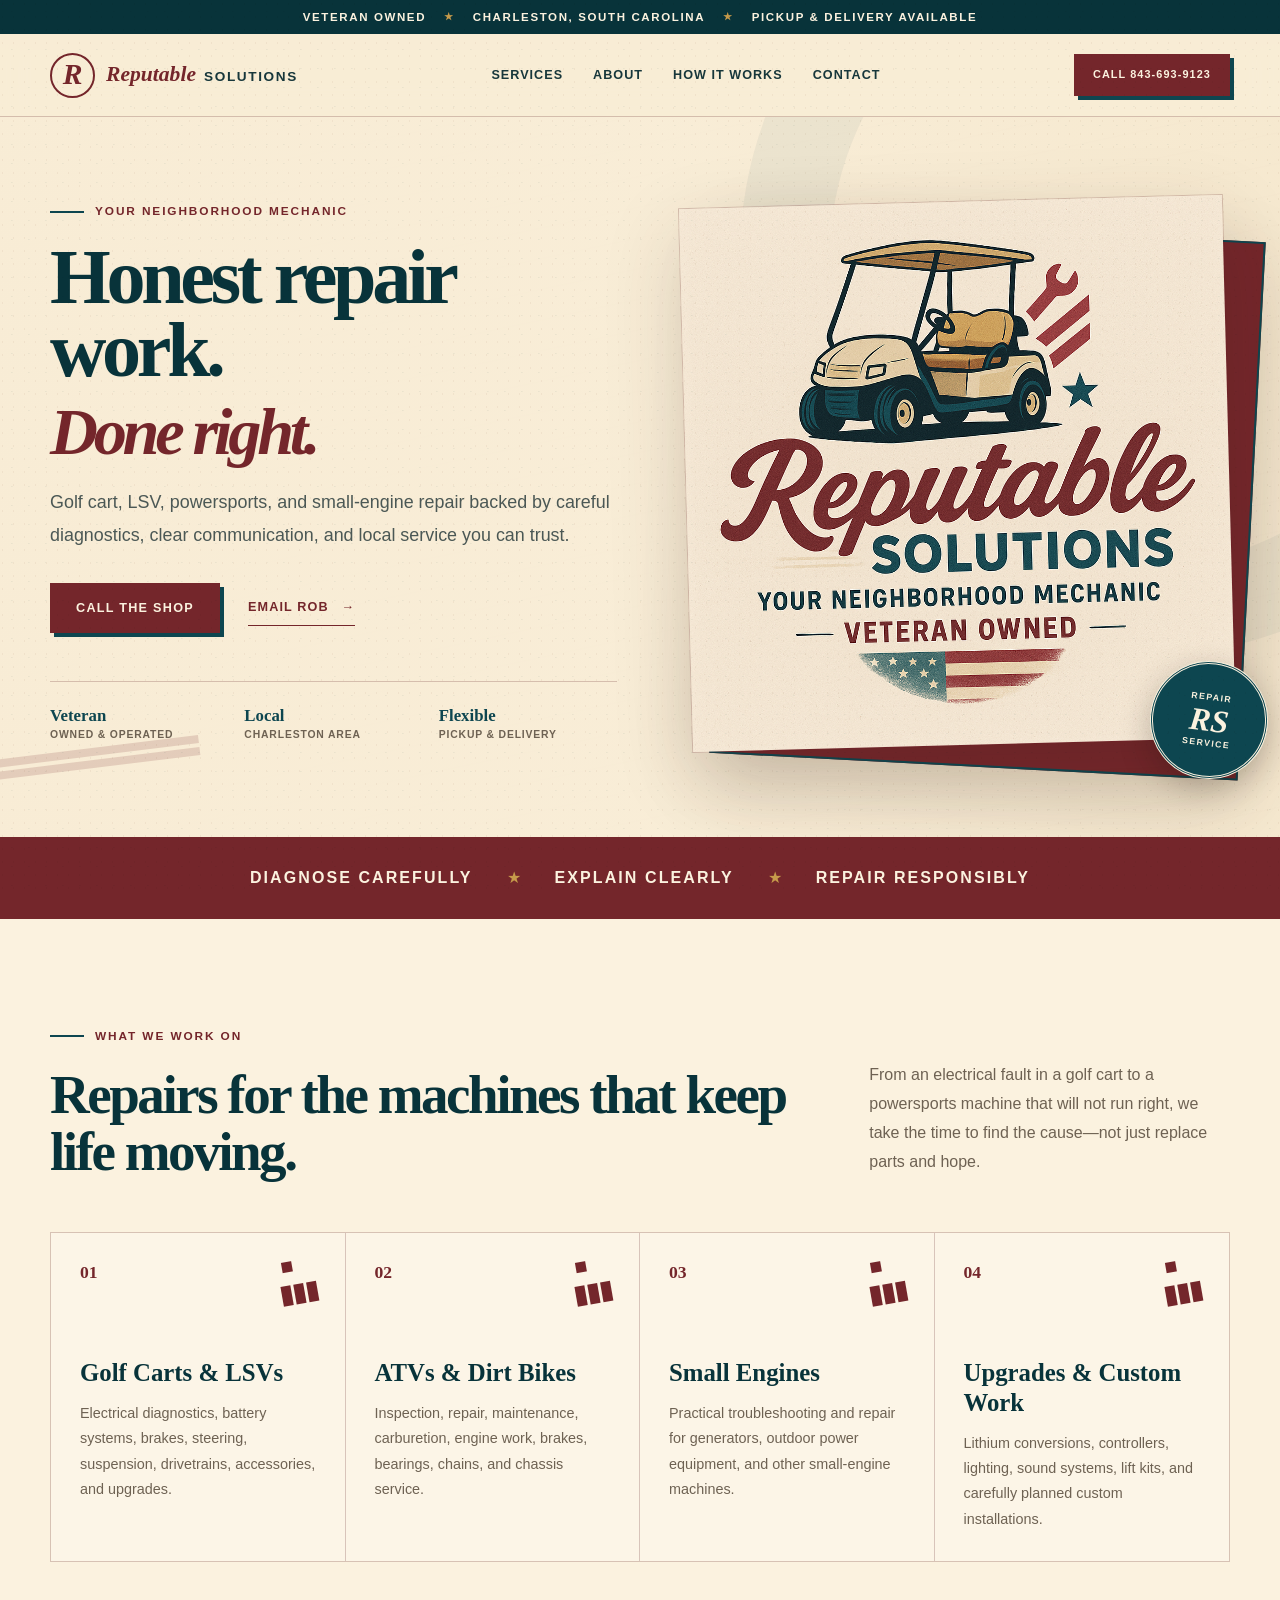
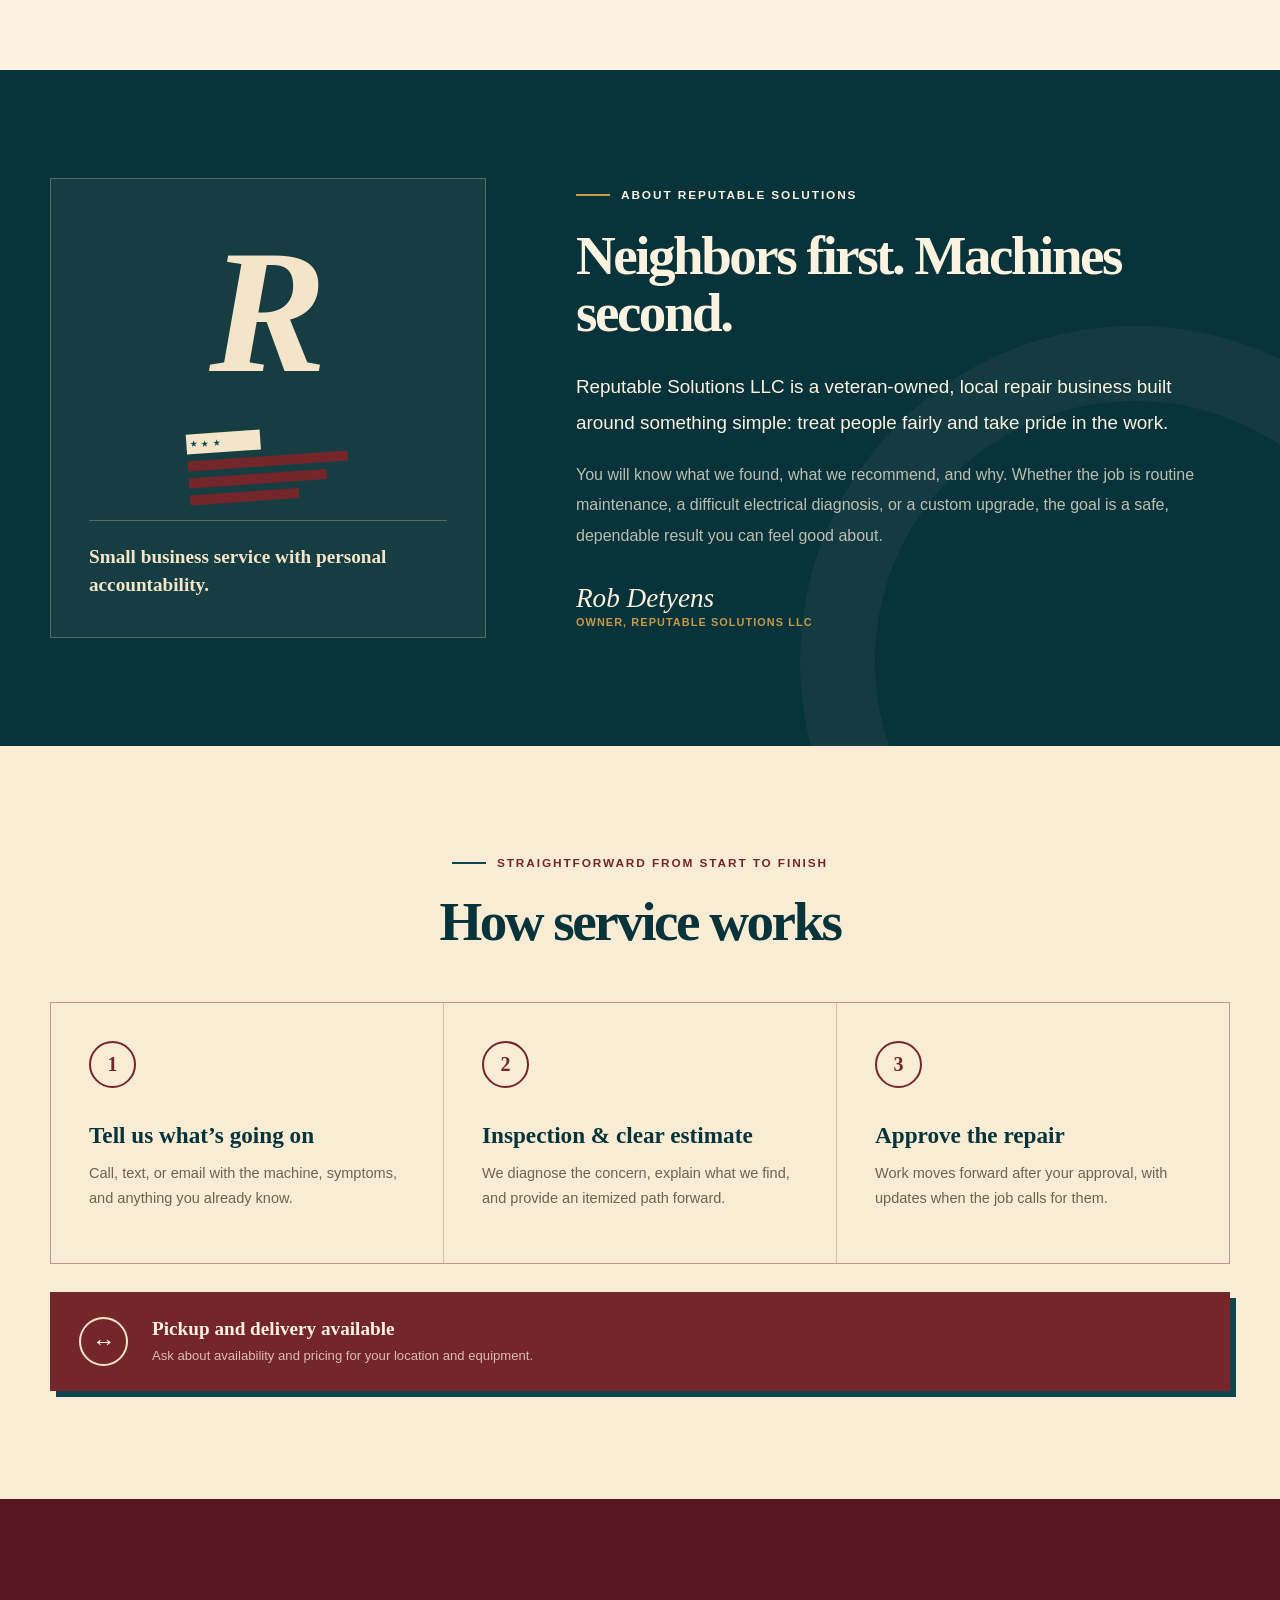
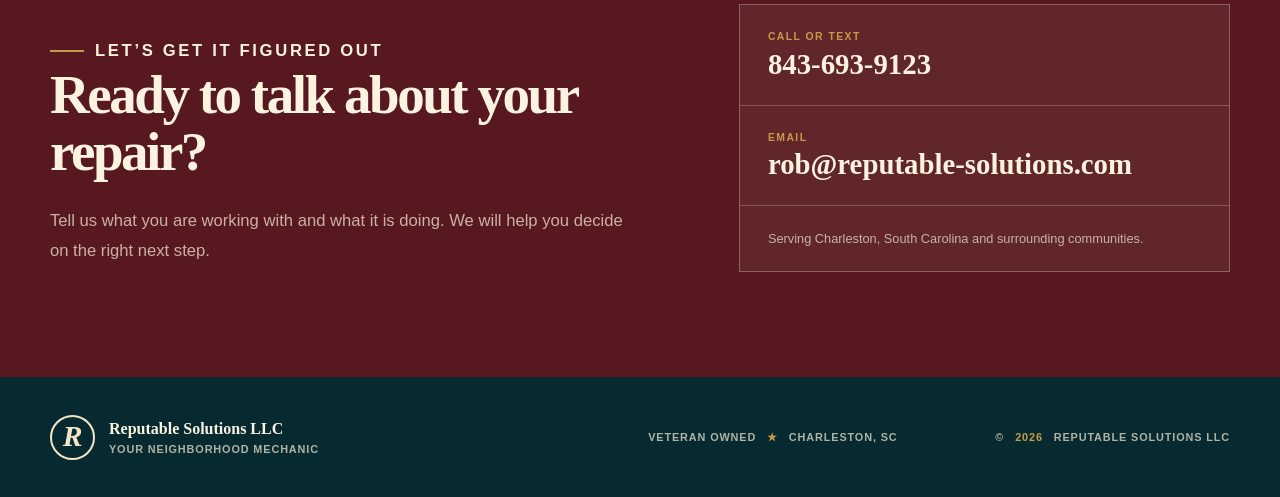
<file: Reputable-Solutions-GitHub-Pages/index.html>
<!doctype html>
<html lang="en">
<head>
  <meta charset="utf-8">
  <meta name="viewport" content="width=device-width, initial-scale=1">
  <meta name="theme-color" content="#0d4650">
  <meta name="description" content="Veteran-owned golf cart, LSV, powersports, and small-engine repair serving Charleston, South Carolina.">
  <title>Reputable Solutions LLC | Your Neighborhood Mechanic</title>
  <link rel="stylesheet" href="styles.css">
  <script type="application/ld+json">
    {
      "@context": "https://schema.org",
      "@type": "LocalBusiness",
      "name": "Reputable Solutions LLC",
      "description": "Veteran-owned golf cart, LSV, powersports, and small-engine repair serving the Charleston, South Carolina area.",
      "telephone": "+1-843-693-9123",
      "email": "rob@reputable-solutions.com",
      "areaServed": "Charleston, South Carolina",
      "slogan": "Your Neighborhood Mechanic"
    }
  </script>
</head>
<body>
  <a class="skip-link" href="#main-content">Skip to content</a>
  <div class="utility-bar">
    <div class="page-shell utility-inner">
      <span>Veteran Owned</span><span class="utility-star" aria-hidden="true">★</span>
      <span>Charleston, South Carolina</span><span class="utility-star" aria-hidden="true">★</span>
      <span>Pickup &amp; Delivery Available</span>
    </div>
  </div>

  <header class="site-header">
    <div class="page-shell header-inner">
      <a class="brand" href="#top" aria-label="Reputable Solutions home">
        <span class="brand-r" aria-hidden="true">R</span>
        <span class="brand-copy"><strong>Reputable</strong><span>Solutions</span></span>
      </a>
      <nav aria-label="Main navigation">
        <a href="#services">Services</a><a href="#about">About</a>
        <a href="#process">How It Works</a><a href="#contact">Contact</a>
      </nav>
      <a class="button button-small" href="tel:+18436939123">Call 843-693-9123</a>
    </div>
  </header>

  <main id="main-content">
    <section class="hero" id="top">
      <div class="hero-stripes" aria-hidden="true"></div>
      <div class="page-shell hero-grid">
        <div class="hero-copy">
          <p class="eyebrow"><span></span>Your neighborhood mechanic</p>
          <h1>Honest repair work.<em>Done right.</em></h1>
          <p class="hero-lede">Golf cart, LSV, powersports, and small-engine repair backed by careful diagnostics, clear communication, and local service you can trust.</p>
          <div class="hero-actions">
            <a class="button" href="tel:+18436939123">Call the Shop</a>
            <a class="text-link" href="mailto:rob@reputable-solutions.com">Email Rob <span aria-hidden="true">→</span></a>
          </div>
          <div class="hero-proof" aria-label="Business highlights">
            <div><strong>Veteran</strong><span>Owned &amp; Operated</span></div>
            <div><strong>Local</strong><span>Charleston Area</span></div>
            <div><strong>Flexible</strong><span>Pickup &amp; Delivery</span></div>
          </div>
        </div>
        <div class="hero-art-wrap">
          <div class="hero-art-backdrop" aria-hidden="true"></div>
          <img class="hero-art" src="assets/reputable-business-card.png" alt="Reputable Solutions logo featuring a golf cart, wrench, star, and veteran-owned mark" width="1024" height="1024">
          <div class="art-stamp" aria-hidden="true"><span>Repair</span><strong>RS</strong><span>Service</span></div>
        </div>
      </div>
    </section>

    <section class="promise-band" aria-label="Our promise">
      <div class="page-shell promise-inner"><p>Diagnose carefully</p><span>★</span><p>Explain clearly</p><span>★</span><p>Repair responsibly</p></div>
    </section>

    <section class="section services-section" id="services">
      <div class="page-shell">
        <div class="section-heading split-heading">
          <div><p class="eyebrow"><span></span>What we work on</p><h2>Repairs for the machines that keep life moving.</h2></div>
          <p>From an electrical fault in a golf cart to a powersports machine that will not run right, we take the time to find the cause—not just replace parts and hope.</p>
        </div>
        <div class="service-grid">
          <article class="service-card"><div class="service-card-top"><span class="service-number">01</span><span class="wrench-mark" aria-hidden="true"><span>◆</span><i></i><i></i><i></i></span></div><h3>Golf Carts &amp; LSVs</h3><p>Electrical diagnostics, battery systems, brakes, steering, suspension, drivetrains, accessories, and upgrades.</p></article>
          <article class="service-card"><div class="service-card-top"><span class="service-number">02</span><span class="wrench-mark" aria-hidden="true"><span>◆</span><i></i><i></i><i></i></span></div><h3>ATVs &amp; Dirt Bikes</h3><p>Inspection, repair, maintenance, carburetion, engine work, brakes, bearings, chains, and chassis service.</p></article>
          <article class="service-card"><div class="service-card-top"><span class="service-number">03</span><span class="wrench-mark" aria-hidden="true"><span>◆</span><i></i><i></i><i></i></span></div><h3>Small Engines</h3><p>Practical troubleshooting and repair for generators, outdoor power equipment, and other small-engine machines.</p></article>
          <article class="service-card"><div class="service-card-top"><span class="service-number">04</span><span class="wrench-mark" aria-hidden="true"><span>◆</span><i></i><i></i><i></i></span></div><h3>Upgrades &amp; Custom Work</h3><p>Lithium conversions, controllers, lighting, sound systems, lift kits, and carefully planned custom installations.</p></article>
        </div>
      </div>
    </section>

    <section class="section about-section" id="about">
      <div class="page-shell about-grid">
        <div class="about-panel">
          <span class="big-r" aria-hidden="true">R</span>
          <div class="flag-mark" aria-hidden="true"><span>★ ★ ★</span><i></i><i></i><i></i></div>
          <p>Small business service with personal accountability.</p>
        </div>
        <div class="about-copy">
          <p class="eyebrow light"><span></span>About Reputable Solutions</p>
          <h2>Neighbors first. Machines second.</h2>
          <p class="about-intro">Reputable Solutions LLC is a veteran-owned, local repair business built around something simple: treat people fairly and take pride in the work.</p>
          <p>You will know what we found, what we recommend, and why. Whether the job is routine maintenance, a difficult electrical diagnosis, or a custom upgrade, the goal is a safe, dependable result you can feel good about.</p>
          <div class="signature"><span>Rob Detyens</span><small>Owner, Reputable Solutions LLC</small></div>
        </div>
      </div>
    </section>

    <section class="section process-section" id="process">
      <div class="page-shell">
        <div class="section-heading centered-heading"><p class="eyebrow"><span></span>Straightforward from start to finish</p><h2>How service works</h2></div>
        <div class="process-grid">
          <article class="process-step"><span>1</span><h3>Tell us what’s going on</h3><p>Call, text, or email with the machine, symptoms, and anything you already know.</p></article>
          <article class="process-step"><span>2</span><h3>Inspection &amp; clear estimate</h3><p>We diagnose the concern, explain what we find, and provide an itemized path forward.</p></article>
          <article class="process-step"><span>3</span><h3>Approve the repair</h3><p>Work moves forward after your approval, with updates when the job calls for them.</p></article>
        </div>
        <div class="pickup-note">
          <div class="pickup-icon" aria-hidden="true">↔</div>
          <div><strong>Pickup and delivery available</strong><p>Ask about availability and pricing for your location and equipment.</p></div>
        </div>
      </div>
    </section>

    <section class="contact-section" id="contact">
      <div class="page-shell contact-grid">
        <div><p class="eyebrow light"><span></span>Let’s get it figured out</p><h2>Ready to talk about your repair?</h2><p>Tell us what you are working with and what it is doing. We will help you decide on the right next step.</p></div>
        <div class="contact-card">
          <a href="tel:+18436939123"><small>Call or text</small><strong>843-693-9123</strong></a>
          <a href="mailto:rob@reputable-solutions.com"><small>Email</small><strong>rob@reputable-solutions.com</strong></a>
          <p>Serving Charleston, South Carolina and surrounding communities.</p>
        </div>
      </div>
    </section>
  </main>

  <footer>
    <div class="page-shell footer-grid">
      <div class="footer-brand"><span class="brand-r" aria-hidden="true">R</span><div><strong>Reputable Solutions LLC</strong><p>Your Neighborhood Mechanic</p></div></div>
      <p>Veteran Owned <span aria-hidden="true">★</span> Charleston, SC</p>
      <p>© <span id="copyright-year"></span> Reputable Solutions LLC</p>
    </div>
  </footer>
  <!-- Service-request functionality is intentionally not linked or published in this static edition. -->
  <script>document.getElementById("copyright-year").textContent = new Date().getFullYear();</script>
</body>
</html>
</file>
<file: Reputable-Solutions-GitHub-Pages/styles.css>
:root {
  --cream:#f4e5c9; --cream-light:#fbf2df; --paper:#f8ecd5;
  --burgundy:#74262b; --burgundy-dark:#57191f;
  --teal:#0d4650; --teal-dark:#08333a; --gold:#c69a4b;
  --ink:#17373b; --muted:#6e6253; --line:rgba(87,25,31,.22);
  --shadow:0 26px 80px rgba(63,35,22,.16);
  --display:Georgia,"Times New Roman",serif;
  --sans:Lato,"Avenir Next","Segoe UI",Arial,sans-serif;
}
*{box-sizing:border-box} html{scroll-behavior:smooth;scroll-padding-top:100px}
body{margin:0;background:var(--cream-light);color:var(--ink);font:16px/1.6 var(--sans)}
body::before{content:"";position:fixed;inset:0;z-index:100;opacity:.06;pointer-events:none;background-image:radial-gradient(circle at 20% 30%,#6b3a22 0 .7px,transparent .8px),radial-gradient(circle at 70% 60%,#0d4650 0 .55px,transparent .7px);background-size:11px 13px,17px 19px;mix-blend-mode:multiply}
a{color:inherit;text-decoration:none} button,input,textarea,select{font:inherit} img{max-width:100%;height:auto}
::selection{background:var(--burgundy);color:var(--cream-light)}
.page-shell{width:min(1180px,calc(100% - 48px));margin-inline:auto}

.utility-bar{background:var(--teal-dark);color:var(--cream-light);font-size:.72rem;font-weight:800;letter-spacing:.14em;text-transform:uppercase}
.utility-inner{min-height:34px;display:flex;align-items:center;justify-content:center;gap:18px}.utility-star{color:var(--gold);font-size:.65rem}
.site-header{position:sticky;top:0;z-index:30;background:rgba(248,236,213,.94);border-bottom:1px solid var(--line);backdrop-filter:blur(14px)}
.header-inner{min-height:82px;display:flex;align-items:center;justify-content:space-between;gap:28px}
.brand{display:inline-flex;align-items:center;gap:11px}.brand-r{width:45px;height:45px;display:grid;place-items:center;border:2px solid var(--burgundy);border-radius:50%;color:var(--burgundy);font:italic 800 1.85rem/1 var(--display)}
.brand-copy{display:flex;align-items:baseline;gap:8px;text-transform:uppercase}.brand-copy strong{color:var(--burgundy);font:italic 700 1.35rem var(--display);text-transform:none}.brand-copy span{font-size:.85rem;font-weight:900;letter-spacing:.12em}
nav{display:flex;gap:30px}nav a{position:relative;font-size:.79rem;font-weight:800;letter-spacing:.08em;text-transform:uppercase}nav a::after{content:"";position:absolute;left:0;right:100%;bottom:-8px;height:2px;background:var(--burgundy);transition:right 180ms ease}nav a:hover::after,nav a:focus-visible::after{right:0}
.button{min-height:50px;display:inline-flex;align-items:center;justify-content:center;padding:12px 24px;border:2px solid var(--burgundy);background:var(--burgundy);color:var(--cream-light);box-shadow:4px 4px 0 var(--teal);font-size:.79rem;font-weight:900;letter-spacing:.1em;text-transform:uppercase;transition:transform 160ms ease,box-shadow 160ms ease,background 160ms ease}
.button:hover,.button:focus-visible{background:var(--burgundy-dark);box-shadow:2px 2px 0 var(--teal);transform:translate(2px,2px)}.button-small{min-height:42px;padding:9px 17px;font-size:.68rem}

.skip-link{position:fixed;left:16px;top:-80px;z-index:200;padding:10px 16px;background:var(--teal-dark);color:var(--cream-light);font-weight:800}.skip-link:focus{top:16px}

.hero{position:relative;overflow:hidden;min-height:720px;display:grid;align-items:center;background:linear-gradient(90deg,rgba(248,236,213,.97) 0%,rgba(248,236,213,.85) 52%,rgba(244,229,201,.7) 100%),repeating-linear-gradient(-12deg,transparent 0 28px,rgba(116,38,43,.025) 29px 30px)}
.hero::before{content:"";position:absolute;width:620px;height:620px;right:-260px;top:-260px;border:90px solid rgba(13,70,80,.05);border-radius:50%}
.hero-stripes{position:absolute;left:-30px;bottom:68px;width:230px;height:20px;border-top:8px solid rgba(116,38,43,.16);border-bottom:8px solid rgba(116,38,43,.16);transform:rotate(-7deg)}
.hero-grid{position:relative;z-index:1;display:grid;grid-template-columns:minmax(0,1.02fr) minmax(380px,.98fr);gap:68px;align-items:center;padding-block:74px 82px}
.eyebrow{margin:0 0 20px;display:flex;align-items:center;gap:11px;color:var(--burgundy);font-size:.74rem;font-weight:900;letter-spacing:.16em;text-transform:uppercase}.eyebrow>span{width:34px;height:2px;background:var(--teal)}.eyebrow.light{color:var(--cream-light)}.eyebrow.light>span{background:var(--gold)}
h1,h2,h3,p{margin-top:0}h1{max-width:650px;margin-bottom:24px;color:var(--teal-dark);font:700 clamp(3.8rem,6.1vw,6.5rem)/.93 var(--display);letter-spacing:-.055em}h1 em{display:block;margin-top:14px;color:var(--burgundy);font-size:.85em;font-weight:700}
.hero-lede{max-width:630px;margin-bottom:32px;color:#4b5855;font-size:1.12rem;line-height:1.8}.hero-actions{display:flex;align-items:center;gap:28px}.text-link{padding-block:8px;border-bottom:1px solid var(--burgundy);color:var(--burgundy);font-size:.79rem;font-weight:900;letter-spacing:.09em;text-transform:uppercase}.text-link span{margin-left:8px}
.hero-proof{margin-top:48px;padding-top:24px;border-top:1px solid var(--line);display:grid;grid-template-columns:repeat(3,1fr);gap:16px}.hero-proof div{display:flex;flex-direction:column;gap:1px}.hero-proof strong{color:var(--teal);font:700 1.05rem var(--display)}.hero-proof span{color:var(--muted);font-size:.65rem;font-weight:800;letter-spacing:.08em;text-transform:uppercase}
.hero-art-wrap{position:relative}.hero-art-backdrop{position:absolute;inset:5% -4% -4% 7%;border:2px solid var(--teal);background:var(--burgundy);transform:rotate(3deg);box-shadow:var(--shadow)}.hero-art{position:relative;z-index:1;display:block;border:1px solid rgba(87,25,31,.24);box-shadow:var(--shadow);transform:rotate(-1.5deg)}
.art-stamp{position:absolute;right:-38px;bottom:-34px;z-index:2;width:118px;height:118px;display:flex;flex-direction:column;align-items:center;justify-content:center;border:3px double var(--cream-light);border-radius:50%;background:var(--teal);color:var(--cream-light);box-shadow:0 10px 30px rgba(30,20,12,.25);text-transform:uppercase;transform:rotate(7deg)}.art-stamp strong{font:italic 700 2rem/1 var(--display)}.art-stamp span{font-size:.55rem;font-weight:800;letter-spacing:.16em}

.promise-band{background:var(--burgundy);color:var(--cream-light)}.promise-inner{min-height:82px;display:flex;align-items:center;justify-content:center;gap:34px}.promise-inner p{margin:0;font-weight:900;letter-spacing:.13em;text-transform:uppercase}.promise-inner span{color:var(--gold)}
.section{padding-block:108px}.services-section{background:var(--cream-light)}.section-heading{margin-bottom:52px}.split-heading{display:grid;grid-template-columns:1.35fr .65fr;gap:70px;align-items:end}
.section-heading h2,.about-copy h2,.contact-section h2{margin-bottom:0;color:var(--teal-dark);font:700 clamp(2.6rem,4.3vw,4.6rem)/1.04 var(--display);letter-spacing:-.045em}.split-heading>p{margin-bottom:4px;color:var(--muted);font-size:1rem;line-height:1.8}
.service-grid{display:grid;grid-template-columns:repeat(4,1fr);border:1px solid var(--line)}.service-card{min-height:310px;padding:29px;border-right:1px solid var(--line);background:rgba(255,255,255,.23);transition:background 180ms ease,transform 180ms ease}.service-card:last-child{border-right:0}.service-card:hover{background:var(--paper);transform:translateY(-5px)}
.service-card-top{display:flex;align-items:flex-start;justify-content:space-between;margin-bottom:54px}.service-number{color:var(--burgundy);font:800 1.1rem var(--display)}.wrench-mark{width:36px;height:42px;display:grid;grid-template-columns:1fr 1fr 1fr;gap:3px;color:var(--burgundy);transform:rotate(-10deg)}.wrench-mark span{grid-column:1/-1;font-size:1.2rem;line-height:1;transform:rotate(45deg)}.wrench-mark i{height:20px;background:var(--burgundy)}.service-card h3{margin-bottom:13px;color:var(--teal-dark);font:700 1.55rem/1.2 var(--display)}.service-card p{margin-bottom:0;color:var(--muted);font-size:.9rem;line-height:1.75}

.about-section{position:relative;overflow:hidden;background:var(--teal-dark);color:var(--cream)}.about-section::after{content:"";position:absolute;right:-190px;bottom:-250px;width:520px;height:520px;border:75px solid rgba(244,229,201,.045);border-radius:50%}.about-grid{position:relative;z-index:1;display:grid;grid-template-columns:.8fr 1.2fr;gap:90px;align-items:center}
.about-panel{position:relative;min-height:460px;display:flex;flex-direction:column;justify-content:flex-end;padding:38px;border:1px solid rgba(244,229,201,.28);background:rgba(244,229,201,.055)}.big-r{position:absolute;top:45px;left:50%;color:var(--cream);font:italic 800 11rem/1 var(--display);transform:translateX(-50%)}
.flag-mark{position:absolute;top:250px;left:50%;width:160px;transform:translateX(-50%) rotate(-4deg)}.flag-mark span{display:block;width:74px;padding:3px;background:var(--cream);color:var(--teal);font-size:.55rem;letter-spacing:.08em}.flag-mark i{display:block;height:10px;margin-top:7px;background:var(--burgundy)}.flag-mark i:nth-of-type(2){width:86%}.flag-mark i:nth-of-type(3){width:68%}
.about-panel p{position:relative;margin:0;padding-top:22px;border-top:1px solid rgba(244,229,201,.28);font:700 1.2rem/1.45 var(--display)}.about-copy h2{color:var(--cream-light)}.about-copy>p{color:rgba(248,236,213,.75);line-height:1.9}.about-copy .about-intro{margin-top:28px;color:var(--cream-light);font-size:1.18rem}.signature{margin-top:32px;display:flex;flex-direction:column}.signature span{color:var(--cream-light);font:italic 1.7rem var(--display)}.signature small{color:var(--gold);font-size:.68rem;font-weight:800;letter-spacing:.1em;text-transform:uppercase}

.process-section{background:var(--paper)}.centered-heading{text-align:center}.centered-heading .eyebrow{justify-content:center}.centered-heading h2{margin-inline:auto}.process-grid{display:grid;grid-template-columns:repeat(3,1fr);gap:1px;background:var(--line);border:1px solid var(--line)}.process-step{min-height:260px;padding:38px;background:var(--paper)}.process-step>span{width:47px;height:47px;display:grid;place-items:center;margin-bottom:34px;border:2px solid var(--burgundy);border-radius:50%;color:var(--burgundy);font:800 1.25rem var(--display)}.process-step h3{margin-bottom:12px;color:var(--teal-dark);font:700 1.45rem var(--display)}.process-step p{margin-bottom:0;color:var(--muted);font-size:.91rem;line-height:1.75}
.pickup-note{margin-top:28px;display:grid;grid-template-columns:auto 1fr;gap:24px;align-items:center;padding:25px 29px;background:var(--burgundy);color:var(--cream-light);box-shadow:6px 6px 0 var(--teal)}.pickup-icon{width:49px;height:49px;display:grid;place-items:center;border:2px solid var(--cream);border-radius:50%;font-size:1.45rem}.pickup-note strong{font:700 1.2rem var(--display)}.pickup-note p{margin:2px 0 0;color:rgba(248,236,213,.77);font-size:.82rem}

.contact-section{padding-block:105px;background:var(--burgundy-dark);color:var(--cream-light)}.contact-grid{display:grid;grid-template-columns:1fr .82fr;gap:90px;align-items:center}.contact-section h2{max-width:620px;color:var(--cream-light)}.contact-section p{max-width:590px;margin:26px 0 0;color:rgba(248,236,213,.72);font-size:1.04rem;line-height:1.8}.contact-card{border:1px solid rgba(248,236,213,.3);background:rgba(248,236,213,.06)}.contact-card a{display:flex;flex-direction:column;gap:2px;padding:24px 28px;border-bottom:1px solid rgba(248,236,213,.24)}.contact-card small{color:var(--gold);font-size:.65rem;font-weight:900;letter-spacing:.14em;text-transform:uppercase}.contact-card strong{overflow-wrap:anywhere;font:700 clamp(1.25rem,2.3vw,1.8rem) var(--display)}.contact-card>p{margin:0;padding:21px 28px;color:rgba(248,236,213,.7);font-size:.8rem}
footer{background:#072a30;color:rgba(248,236,213,.7)}.footer-grid{min-height:120px;display:grid;grid-template-columns:1.3fr 1fr auto;gap:30px;align-items:center}.footer-brand{display:flex;align-items:center;gap:14px}.footer-brand .brand-r{border-color:var(--cream);color:var(--cream)}.footer-brand strong{color:var(--cream-light);font-family:var(--display)}.footer-brand p,.footer-grid>p{margin:0;font-size:.68rem;font-weight:700;letter-spacing:.08em;text-transform:uppercase}.footer-grid>p:nth-child(2){text-align:center}.footer-grid>p span{margin:0 7px;color:var(--gold)}

@media(max-width:1000px){nav{display:none}.hero{min-height:auto}.hero-grid{grid-template-columns:1fr .82fr;gap:40px}h1{font-size:clamp(3.4rem,7vw,5rem)}.service-grid{grid-template-columns:repeat(2,1fr)}.service-card:nth-child(2){border-right:0}.service-card:nth-child(-n+2){border-bottom:1px solid var(--line)}.about-grid,.contact-grid{gap:50px}}
@media(max-width:760px){.page-shell{width:min(100% - 34px,620px)}.utility-inner{min-height:30px;font-size:.58rem}.utility-inner span:nth-child(n+4){display:none}.header-inner{min-height:72px}.brand-copy{display:none}.button-small{min-height:40px;padding:8px 12px;font-size:.61rem}.hero-grid{grid-template-columns:1fr;padding-block:58px 78px}.hero-copy{text-align:center}.eyebrow{justify-content:center}h1{margin-inline:auto;font-size:clamp(3.45rem,16vw,5rem)}.hero-lede{font-size:1rem}.hero-actions{justify-content:center}.hero-proof{text-align:left}.hero-art-wrap{width:min(92%,520px);margin:10px auto 0}.art-stamp{right:-15px;width:96px;height:96px}.promise-inner{min-height:70px;gap:13px}.promise-inner p{font-size:.62rem;letter-spacing:.08em;text-align:center}.section{padding-block:78px}.split-heading,.about-grid,.contact-grid{grid-template-columns:1fr;gap:38px}.split-heading{text-align:center}.section-heading h2,.about-copy h2,.contact-section h2{font-size:clamp(2.65rem,12vw,4rem)}.service-grid{grid-template-columns:1fr}.service-card{min-height:255px;border-right:0;border-bottom:1px solid var(--line)}.service-card:last-child{border-bottom:0}.service-card-top{margin-bottom:34px}.about-grid{width:min(100% - 34px,620px)}.about-panel{min-height:400px}.process-grid{grid-template-columns:1fr}.process-step{min-height:auto}.pickup-note{grid-template-columns:auto 1fr}.contact-section{padding-block:78px;text-align:center}.contact-section .eyebrow{justify-content:center}.contact-section p{margin-inline:auto}.contact-card{text-align:left}.footer-grid{padding-block:35px;grid-template-columns:1fr;text-align:center}.footer-brand{justify-content:center}.footer-grid>p:nth-child(2){text-align:center}}
@media(max-width:430px){.utility-inner{gap:10px}.hero-actions{flex-direction:column;gap:17px}.hero-proof{gap:8px}.hero-proof strong{font-size:.9rem}.hero-proof span{font-size:.53rem}.pickup-note{padding:22px}.pickup-icon{width:44px;height:44px}}
@media(prefers-reduced-motion:reduce){*,*::before,*::after{scroll-behavior:auto!important;transition-duration:.01ms!important}}
:focus-visible{outline:3px solid var(--gold);outline-offset:4px}
</file>
